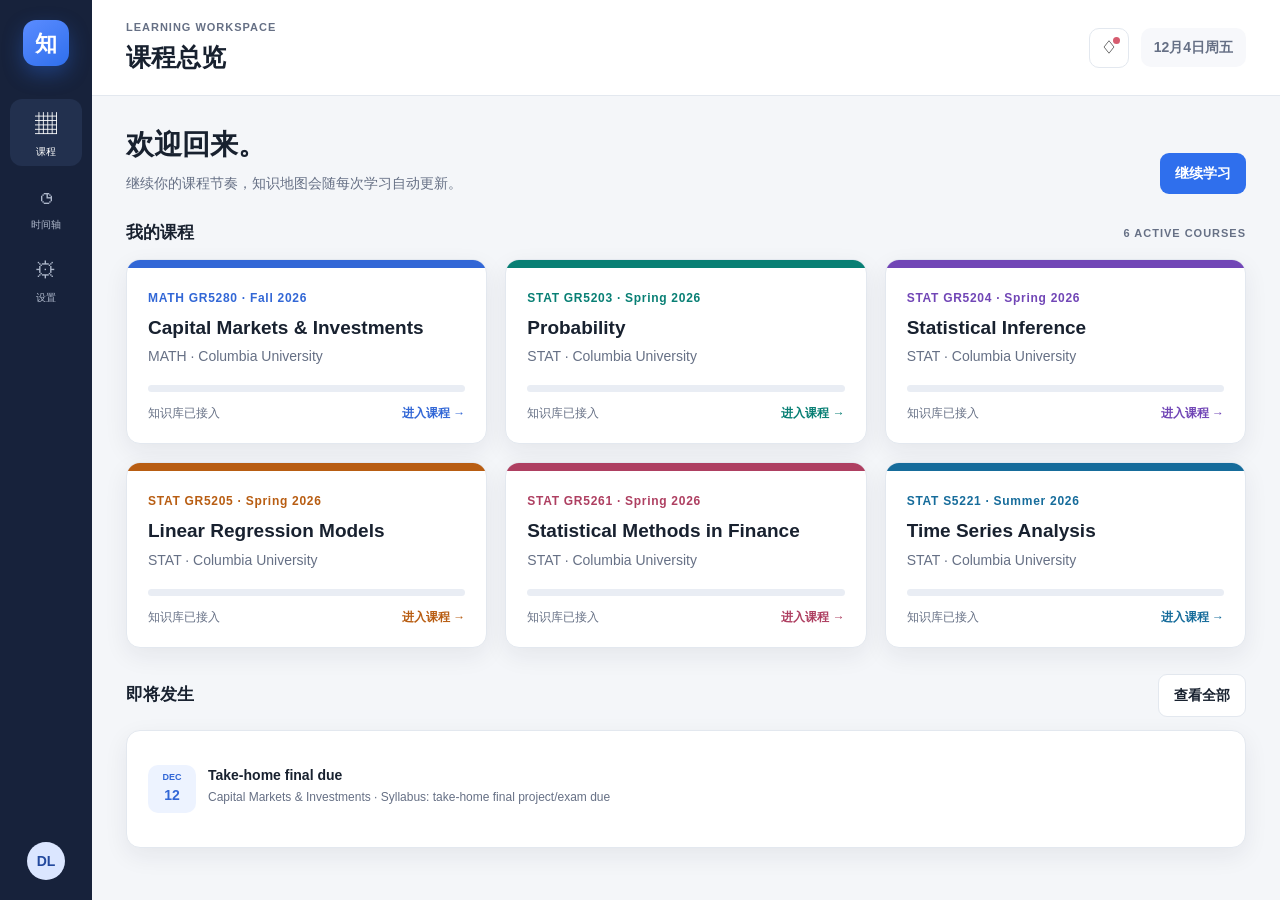
<file: docs/formal.html>
<!doctype html>
<html lang="zh-CN">
<head>
  <meta charset="utf-8">
  <meta name="viewport" content="width=device-width, initial-scale=1">
  <title>Praxis知行伴学 · Learning OS</title>
  <link rel="stylesheet" href="formal-styles.css">
  <link rel="stylesheet" href="formal-status.css">
</head>
<body>
  <aside class="global-nav">
    <div class="brand-mark">知</div>
    <button class="global-link active" data-view="dashboard"><span>▦</span><small>Dashboard</small></button>
    <button class="global-link" data-view="timeline"><span>◷</span><small>Timeline</small></button>
    <button class="global-link" data-view="settings"><span>⚙</span><small>Settings</small></button>
    <div class="nav-spacer"></div><div class="avatar">DL</div>
  </aside>
  <div class="app-shell">
    <header class="topbar">
      <div><div class="eyebrow" id="breadcrumb">Learning workspace</div><h1 id="pageTitle">Dashboard</h1></div>
      <div class="top-actions"><button class="icon-button">♢<span class="notification-dot"></span></button><div class="date-chip" id="todayLabel"></div></div>
    </header>
    <main id="appContent" class="content"></main>
  </div>
  <div id="toast" class="toast" role="status"></div>
  <script src="formal-data.js"></script><script src="formal-app.js"></script>
</body>
</html>
</file>
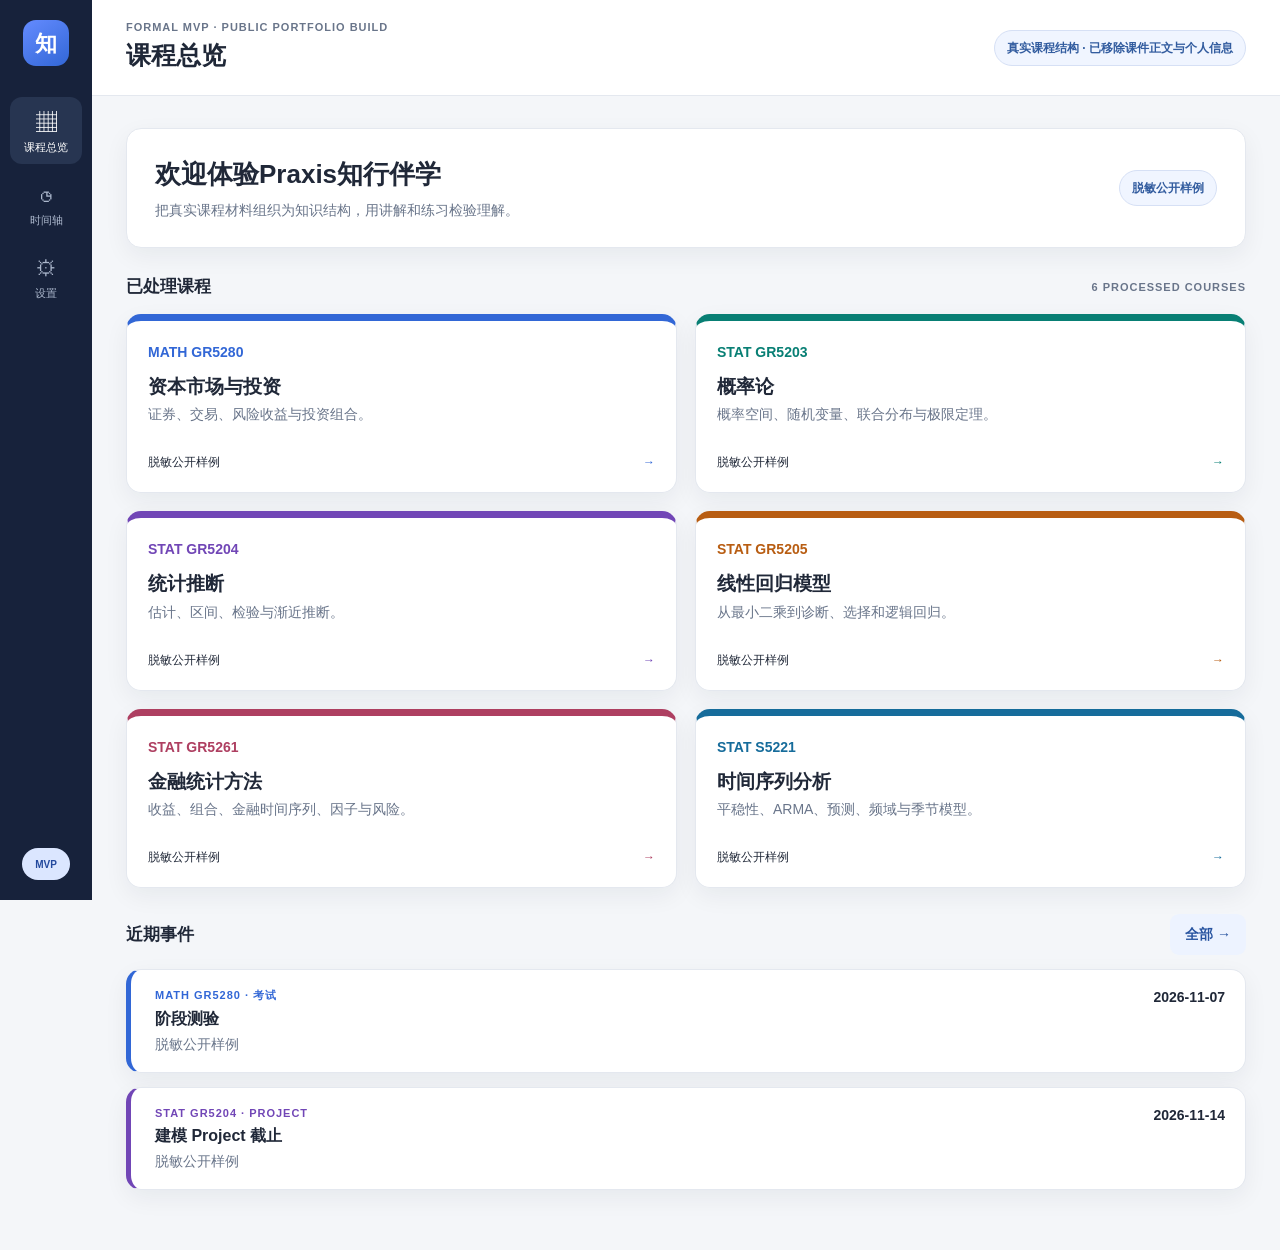
<file: docs/mvp.html>
<!doctype html>
<html lang="zh-CN">
<head>
  <meta charset="utf-8">
  <meta name="viewport" content="width=device-width, initial-scale=1">
  <meta name="description" content="Praxis知行伴学正式 MVP 的公开求职展示版：保留真实课程结构与功能，移除原始课件和个人信息。">
  <title>Praxis知行伴学 · 正式 MVP 公开展示</title>
  <link rel="stylesheet" href="styles.css">
</head>
<body>
  <aside class="sidebar">
    <div class="brand">知</div>
    <button data-view="dashboard" class="nav active"><span>▦</span><small>课程</small></button>
    <button data-view="timeline" class="nav"><span>◷</span><small>时间轴</small></button>
    <button data-view="settings" class="nav"><span>⚙</span><small>设置</small></button>
    <div class="spacer"></div><div class="avatar">MVP</div>
  </aside>
  <div class="shell">
    <header class="topbar"><div><div class="eyebrow">FORMAL MVP · PUBLIC PORTFOLIO BUILD</div><h1 id="pageTitle">课程总览</h1></div><span class="demo-badge">真实课程结构 · 已移除课件正文与个人信息</span></header>
    <main id="app"></main>
  </div>
  <script src="demo.js"></script>
</body>
</html>
</file>
<file: docs/formal-styles.css>
:root{--nav:#17223b;--nav2:#22304e;--ink:#18212f;--muted:#667085;--line:#e3e8ef;--surface:#fff;--canvas:#f4f6f9;--brand:#2f6fed;--soft:#edf3ff;--teal:#1f9d8a;--amber:#e49b26;--rose:#d65c6f;--purple:#7456d8;--shadow:0 8px 24px rgba(22,34,59,.07);--radius:14px}*{box-sizing:border-box}body{margin:0;font:14px/1.5 Inter,-apple-system,BlinkMacSystemFont,"Segoe UI",sans-serif;color:var(--ink);background:var(--canvas)}button,input,select,textarea{font:inherit}button{cursor:pointer}.global-nav{position:fixed;inset:0 auto 0 0;width:92px;background:var(--nav);display:flex;flex-direction:column;align-items:center;padding:20px 10px;color:#fff;z-index:20}.brand-mark{width:46px;height:46px;border-radius:13px;background:linear-gradient(145deg,#5b8cff,#2f6fed);display:grid;place-items:center;font-size:22px;font-weight:800;margin-bottom:30px;box-shadow:0 8px 20px rgba(47,111,237,.35)}.global-link{width:72px;min-height:67px;border:0;border-radius:12px;background:transparent;color:#aeb8cb;display:flex;flex-direction:column;align-items:center;justify-content:center;gap:4px;margin:3px 0}.global-link span{font-size:22px}.global-link small{font-size:10px}.global-link:hover,.global-link.active{background:var(--nav2);color:#fff}.nav-spacer{flex:1}.avatar{width:38px;height:38px;border-radius:50%;display:grid;place-items:center;background:#dbe6ff;color:#23499e;font-weight:800}.app-shell{margin-left:92px;min-height:100vh}.topbar{height:96px;background:#fff;border-bottom:1px solid var(--line);display:flex;align-items:center;justify-content:space-between;padding:18px 34px;position:sticky;top:0;z-index:10}.eyebrow{text-transform:uppercase;letter-spacing:.09em;color:var(--muted);font-size:11px;font-weight:700}.topbar h1{margin:3px 0 0;font-size:25px}.top-actions{display:flex;align-items:center;gap:12px}.icon-button{position:relative;width:40px;height:40px;border:1px solid var(--line);border-radius:10px;background:#fff}.notification-dot{position:absolute;right:8px;top:8px;width:7px;height:7px;background:var(--rose);border-radius:50%}.date-chip{padding:9px 13px;border-radius:10px;background:#f7f8fb;color:var(--muted);font-weight:600}.content{padding:28px 34px 52px;max-width:1500px;margin:auto}.hero{display:flex;justify-content:space-between;gap:28px;align-items:flex-end;margin-bottom:24px}.hero h2{font-size:28px;margin:0 0 7px}.hero p,.muted{margin:0;color:var(--muted)}.primary,.secondary,.ghost{border-radius:9px;padding:10px 15px;font-weight:700}.primary{border:0;color:#fff;background:var(--brand)}.secondary{border:1px solid #bad0ff;color:#2456bc;background:var(--soft)}.ghost{border:1px solid var(--line);background:#fff;color:var(--ink)}.section-title{display:flex;align-items:center;justify-content:space-between;margin:26px 0 13px}.section-title h3{margin:0;font-size:17px}.course-grid{display:grid;grid-template-columns:repeat(auto-fill,minmax(320px,1fr));gap:18px}.course-card{position:relative;background:#fff;border:1px solid var(--line);border-radius:var(--radius);overflow:hidden;box-shadow:var(--shadow);transition:.2s}.course-card:hover{transform:translateY(-3px);box-shadow:0 14px 30px rgba(22,34,59,.11)}.course-accent{height:8px;background:linear-gradient(90deg,var(--brand),#6f8ff6)}.course-body{padding:21px}.course-code{font-size:12px;color:var(--brand);font-weight:800;letter-spacing:.06em}.course-card h3{font-size:19px;margin:7px 0 4px}.course-meta{color:var(--muted);margin-bottom:18px}.progress-track{height:7px;background:#e9edf4;border-radius:99px;overflow:hidden}.progress-fill{height:100%;background:var(--teal)}.course-footer{display:flex;justify-content:space-between;margin-top:12px;color:var(--muted);font-size:12px}.course-card-button{position:absolute;inset:0;border:0;background:transparent;width:100%;height:100%}.stats-grid{display:grid;grid-template-columns:repeat(4,1fr);gap:14px}.stat-card,.panel{background:#fff;border:1px solid var(--line);border-radius:var(--radius);box-shadow:var(--shadow)}.stat-card{padding:18px}.stat-label{color:var(--muted);font-size:12px;font-weight:700}.stat-value{font-size:27px;font-weight:800;margin-top:4px}.panel{padding:21px}.panel h3{margin:0 0 14px}.two-col{display:grid;grid-template-columns:minmax(0,1.6fr) minmax(300px,.8fr);gap:18px}.course-layout{display:grid;grid-template-columns:220px minmax(0,1fr);gap:24px}.course-nav{background:#fff;border:1px solid var(--line);border-radius:var(--radius);padding:16px;height:max-content;position:sticky;top:122px}.course-nav-title{padding:8px 10px 15px;border-bottom:1px solid var(--line);margin-bottom:8px}.course-nav-title strong{display:block}.course-nav-title span{font-size:12px;color:var(--muted)}.course-tab,.back-link{width:100%;border:0;background:transparent;border-radius:9px;padding:10px 11px;text-align:left;color:#4e5b70;margin:2px 0}.course-tab:hover,.course-tab.active{background:var(--soft);color:#2257bd;font-weight:700}.back-link{color:var(--muted)}.grade-bars{display:grid;gap:13px}.grade-row{display:grid;grid-template-columns:120px 1fr 42px;align-items:center;gap:10px}.bar{height:8px;background:#edf0f5;border-radius:99px;overflow:hidden}.bar i{display:block;height:100%;background:var(--purple)}.deadline-card{display:flex;gap:12px;padding:13px 0;border-bottom:1px solid var(--line)}.deadline-card:last-child{border-bottom:0}.date-box{width:48px;height:48px;border-radius:10px;background:var(--soft);color:var(--brand);display:flex;flex-direction:column;align-items:center;justify-content:center;font-weight:800}.date-box small{font-size:9px}.deadline-card p{margin:2px 0 0;color:var(--muted);font-size:12px}.map-toolbar{display:flex;justify-content:space-between;align-items:center;margin-bottom:18px}.legend{display:flex;gap:10px}.legend span{font-size:11px;color:var(--muted)}.legend i{display:inline-block;width:8px;height:8px;border-radius:50%;margin-right:4px}.mindmap{display:grid;gap:18px;overflow:auto;padding:8px 4px 22px}.map-branch{display:grid;grid-template-columns:230px minmax(520px,1fr);gap:34px;align-items:center;position:relative}.map-branch:after{content:"";position:absolute;left:230px;width:34px;height:2px;background:#cdd7e8}.map-root,.map-node{border:1px solid var(--line);background:#fff;border-radius:11px;text-align:left;padding:14px;transition:.18s}.map-root{border-left:5px solid var(--brand)}.map-root:hover,.map-node:hover{border-color:#9ab8f5;transform:translateY(-2px);box-shadow:var(--shadow)}.map-root strong,.map-node strong{display:block}.map-root small,.map-node small{color:var(--muted)}.map-children{display:grid;grid-template-columns:repeat(3,minmax(170px,1fr));gap:12px}.map-node{border-top:4px solid #9ab8f5}.mastery{display:inline-block;margin-top:8px;padding:2px 7px;border-radius:99px;font-size:10px;background:#eef1f6;color:#58657a}.mastery.stable{background:#dcf6ec;color:#18795a}.mastery.learning{background:#fff2d8;color:#9a6400}.mastery.introduced{background:#e9efff;color:#3157bd}.mastery.needs_review{background:#ffe6e9;color:#a73749}.detail-header{display:flex;justify-content:space-between;gap:18px;align-items:flex-start;border-bottom:1px solid var(--line);padding-bottom:18px;margin-bottom:20px}.detail-header h2{margin:5px 0}.detail-grid{display:grid;grid-template-columns:repeat(2,1fr);gap:16px}.detail-card{padding:17px;border:1px solid var(--line);border-radius:12px;background:#fbfcfe}.detail-card.full{grid-column:1/-1}.detail-card h4{margin:0 0 8px;color:#46546a}.formula{font:17px/1.5 ui-monospace,SFMono-Regular,Menlo,monospace;background:#17223b;color:#eaf0ff;padding:15px;border-radius:9px}.application-list{margin:0;padding-left:18px}.source-link{color:var(--brand);font-weight:700}.mini-actions{display:flex;gap:8px;flex-wrap:wrap;margin-top:15px}.qa-layout{display:grid;grid-template-columns:minmax(0,1fr) 300px;gap:18px}.composer textarea{width:100%;min-height:120px;padding:13px;border:1px solid #cad2df;border-radius:10px;resize:vertical}.answer-box{margin-top:15px;padding:17px;border:1px solid #cfe0ff;border-radius:11px;background:#f5f8ff;white-space:pre-wrap}.prompt-list button{width:100%;text-align:left;border:0;border-bottom:1px solid var(--line);background:#fff;padding:11px 2px;color:#3f4d62}.quiz-card{max-width:860px}.choice{display:block;width:100%;text-align:left;border:1px solid var(--line);background:#fff;border-radius:10px;padding:12px 13px;margin:8px 0}.choice:hover,.choice.selected{border-color:#7ca4f5;background:var(--soft)}.quiz-controls{display:grid;grid-template-columns:1fr 160px;gap:12px;align-items:end;margin-top:16px}.quiz-controls select{width:100%;padding:10px;border:1px solid var(--line);border-radius:9px}.feedback{margin-top:16px;padding:17px;border-radius:11px;background:#f7f9fc;white-space:pre-wrap}.timeline{position:relative;margin-left:20px}.timeline:before{content:"";position:absolute;left:17px;top:8px;bottom:8px;width:2px;background:#d9e0eb}.timeline-item{position:relative;display:grid;grid-template-columns:36px 1fr;gap:16px;margin:0 0 17px}.timeline-dot{width:36px;height:36px;border:6px solid var(--canvas);border-radius:50%;background:var(--brand);z-index:1}.timeline-dot.deadline{background:var(--rose)}.timeline-dot.project{background:var(--purple)}.timeline-content{background:#fff;border:1px solid var(--line);border-radius:12px;padding:16px 18px;box-shadow:var(--shadow);display:flex;justify-content:space-between;gap:20px}.timeline-content h3{margin:0 0 3px}.timeline-content p{margin:0;color:var(--muted)}.timeline-date{text-align:right;white-space:nowrap;font-weight:700;color:#44516a}.settings-grid{display:grid;grid-template-columns:repeat(2,1fr);gap:18px}.setting-row{display:flex;justify-content:space-between;align-items:center;padding:15px 0;border-bottom:1px solid var(--line)}.setting-row:last-child{border-bottom:0}.setting-row p{margin:2px 0 0;color:var(--muted);font-size:12px}.switch{width:44px;height:25px;border:0;border-radius:99px;background:#c8cfda;padding:3px}.switch:after{content:"";display:block;width:19px;height:19px;border-radius:50%;background:#fff;transition:.2s}.switch.on{background:var(--brand)}.switch.on:after{transform:translateX(19px)}.setting-row select{padding:8px;border:1px solid var(--line);border-radius:8px;background:#fff}.empty{padding:40px;text-align:center;color:var(--muted)}.toast{position:fixed;right:24px;bottom:24px;padding:12px 16px;background:#17223b;color:#fff;border-radius:9px;opacity:0;transform:translateY(10px);transition:.2s}.toast.show{opacity:1;transform:none}@media(max-width:1000px){.stats-grid{grid-template-columns:repeat(2,1fr)}.course-layout{grid-template-columns:1fr}.course-nav{position:static;display:flex;overflow:auto}.course-nav-title,.back-link{display:none}.course-tab{white-space:nowrap;width:auto}.two-col,.qa-layout{grid-template-columns:1fr}.map-branch{grid-template-columns:1fr}.map-branch:after{display:none}.map-children{grid-template-columns:repeat(2,1fr)}}@media(max-width:700px){.global-nav{width:68px}.app-shell{margin-left:68px}.global-link{width:54px}.global-link small{display:none}.topbar{padding:15px 18px}.content{padding:20px 16px}.date-chip{display:none}.stats-grid,.settings-grid,.detail-grid{grid-template-columns:1fr}.course-grid{grid-template-columns:1fr}.map-children{grid-template-columns:1fr}.detail-card.full{grid-column:auto}.timeline-content{display:block}.timeline-date{text-align:left;margin-top:8px}}
</file>
<file: docs/formal-status.css>
.status-banner {
  display: flex;
  align-items: center;
  justify-content: space-between;
  gap: 14px;
  padding: 13px 16px;
  margin-bottom: 18px;
  border: 1px solid #f1d29b;
  border-radius: 11px;
  background: #fff8e8;
  color: #805c17;
}
.status-banner.ai-off {
  border-color: #cbd8ef;
  background: #f1f5fb;
  color: #42536e;
}
.status-banner strong { display: block; }
.status-banner small { display: block; margin-top: 2px; opacity: .8; }

/* One stable, course-specific accent across Dashboard, course pages, and Timeline. */
.course-themed .course-accent { background: var(--course-color); }
.course-themed .course-code,
.course-themed .course-nav-title strong,
.course-themed .source-link { color: var(--course-color); }
.course-themed .course-footer span:last-child { color: var(--course-color); font-weight: 700; }
.course-themed .progress-fill,
.course-layout.course-themed .primary,
.course-themed .bar i { background: var(--course-color); }
.course-layout.course-themed .course-tab:hover,
.course-layout.course-themed .course-tab.active,
.course-layout.course-themed .choice.selected { background: var(--course-soft); color: var(--course-color); }
.course-layout.course-themed .map-root { border-left-color: var(--course-color); }
.course-layout.course-themed .map-node { border-top-color: var(--course-color); }
.course-themed .date-box { background: var(--course-soft); color: var(--course-color); }
.timeline-item.course-themed .timeline-dot { background: var(--course-color); }
.timeline-item.course-themed .timeline-content { border-left: 4px solid var(--course-color); }
.timeline-item.course-themed .eyebrow { color: var(--course-color); }
.course-color-legend { display: flex; flex-wrap: wrap; gap: 8px; margin: -8px 0 24px; }
.course-color-key { display: inline-flex; align-items: center; gap: 7px; padding: 5px 9px; border: 1px solid var(--line); border-radius: 99px; background: #fff; color: #46546a; font-size: 11px; font-weight: 700; }
.course-color-key i { width: 9px; height: 9px; border-radius: 50%; background: var(--course-color); }
</file>
<file: docs/styles.css>
:root{--nav:#17223b;--ink:#202838;--muted:#69758a;--line:#e4e8ef;--canvas:#f4f6f9;--blue:#3267d6}*{box-sizing:border-box}body{margin:0;background:var(--canvas);color:var(--ink);font:14px/1.5 Inter,-apple-system,BlinkMacSystemFont,"Segoe UI",sans-serif}button,input,select,textarea{font:inherit}button{cursor:pointer}.sidebar{position:fixed;inset:0 auto 0 0;width:92px;background:var(--nav);display:flex;flex-direction:column;align-items:center;padding:20px 10px;color:#fff;z-index:10}.brand{width:46px;height:46px;display:grid;place-items:center;border-radius:13px;background:linear-gradient(145deg,#648bff,#3267d6);font-size:22px;font-weight:800;margin-bottom:28px}.nav{border:0;background:transparent;color:#abb7cc;width:72px;min-height:67px;border-radius:12px;margin:3px 0;display:flex;flex-direction:column;align-items:center;justify-content:center;gap:2px}.nav span{font-size:21px}.nav small{font-size:11px}.nav.active,.nav:hover{background:#273551;color:#fff}.spacer{flex:1}.avatar{width:48px;height:32px;border-radius:99px;display:grid;place-items:center;background:#dbe6ff;color:#23499e;font-size:10px;font-weight:800}.shell{margin-left:92px;min-height:100vh}.topbar{height:96px;background:#fff;border-bottom:1px solid var(--line);padding:18px 34px;display:flex;align-items:center;justify-content:space-between;gap:20px}.topbar h1{font-size:25px;margin:2px 0}.eyebrow{letter-spacing:.09em;text-transform:uppercase;font-size:11px;color:var(--muted);font-weight:800}.demo-badge{display:inline-block;padding:8px 12px;border:1px solid #d6e0f5;border-radius:99px;color:#325c9f;background:#f0f5ff;font-size:12px;font-weight:700}main{max-width:1200px;margin:auto;padding:32px 34px 60px}.hero,.panel,.course-card,.event,.topic-detail{background:#fff;border:1px solid var(--line);border-radius:15px;box-shadow:0 8px 25px rgba(22,34,59,.06)}.hero{padding:26px 28px;display:flex;align-items:center;justify-content:space-between;gap:20px}.hero h2{font-size:26px;margin:0 0 6px}.hero p,.muted{color:var(--muted)}.hero p{margin:0}.section-head{display:flex;align-items:center;justify-content:space-between;margin:26px 0 14px}.section-head h3{margin:0;font-size:17px}.grid{display:grid;grid-template-columns:repeat(2,minmax(0,1fr));gap:18px}.course-card{position:relative;overflow:hidden;border-top:7px solid var(--accent);padding:21px;min-height:172px;text-align:left;color:inherit}.course-card:hover{transform:translateY(-2px);box-shadow:0 12px 30px rgba(22,34,59,.11)}.course-card .code,.accent{color:var(--accent);font-weight:800}.course-card h3{font-size:19px;margin:10px 0 3px}.course-card p{margin:0;color:var(--muted)}.course-card .foot{margin-top:28px;display:flex;justify-content:space-between;font-size:12px}.events{display:grid;gap:14px}.event{padding:17px 20px 17px 24px;display:flex;justify-content:space-between;gap:20px;border-left:5px solid var(--accent)}.event h3{margin:3px 0;font-size:16px}.event p{margin:0;color:var(--muted)}.event time{text-align:right;white-space:nowrap;font-weight:700}.toolbar{display:flex;align-items:center;justify-content:space-between;gap:18px;margin-bottom:18px}.toolbar h2{margin:0}.toolbar select,.setting select{padding:9px 12px;border:1px solid #d6deeb;border-radius:9px;background:#fff}.legend{display:flex;flex-wrap:wrap;gap:8px;margin:8px 0 22px}.legend span{padding:6px 9px;border:1px solid var(--line);border-radius:99px;background:#fff;font-size:11px}.legend i{display:inline-block;width:9px;height:9px;border-radius:50%;background:var(--accent);margin-right:6px}.course-layout{display:grid;grid-template-columns:205px minmax(0,1fr);gap:20px}.course-nav{align-self:start;padding:14px;background:#fff;border:1px solid var(--line);border-radius:15px}.course-nav button{border:0;background:transparent;display:block;width:100%;text-align:left;padding:12px;border-radius:9px;color:#47546b}.course-nav button.active,.course-nav button:hover{background:var(--soft);color:var(--accent);font-weight:800}.course-panel{min-width:0}.panel{padding:22px;margin-bottom:18px}.panel h2{margin:0 0 12px}.panel h3{margin:0 0 12px}.stats{display:grid;grid-template-columns:repeat(3,1fr);gap:12px}.stat{border:1px solid var(--line);border-radius:11px;padding:14px}.stat strong{display:block;font-size:23px}.topics{display:grid;grid-template-columns:repeat(2,1fr);gap:12px}.topic{border:1px solid #d8e0ea;background:#fff;border-left:4px solid var(--accent);border-radius:10px;text-align:left;padding:14px}.topic:hover{background:var(--soft)}.topic strong{display:block}.topic small{color:var(--muted)}.topic-detail{padding:22px;border-left:5px solid var(--accent)}.topic-detail h3{margin-top:0}.formula{background:#f6f8fc;border:1px solid var(--line);padding:13px;border-radius:9px;font-family:ui-monospace,SFMono-Regular,monospace;overflow:auto}.button{border:0;background:var(--accent,#3267d6);color:#fff;border-radius:9px;padding:10px 15px;font-weight:750}.button.secondary{background:#edf3ff;color:#2854a0}.answer{background:#f5f8ff;border:1px solid #d6e1fa;border-radius:10px;padding:15px;margin-top:15px;white-space:pre-line}.choice{display:block;width:100%;border:1px solid var(--line);border-radius:9px;background:#fff;padding:11px;text-align:left;margin:9px 0}.choice:hover,.choice.selected{border-color:var(--accent);background:var(--soft)}textarea{width:100%;min-height:105px;padding:12px;border:1px solid #cdd8ea;border-radius:10px;resize:vertical}.setting{display:flex;align-items:center;justify-content:space-between;gap:20px;border-bottom:1px solid var(--line);padding:15px 0}.setting:last-child{border-bottom:0}.setting p{margin:2px 0 0;color:var(--muted);font-size:12px}.empty{padding:36px;text-align:center;color:var(--muted)}.back{border:0;background:transparent;padding:0;color:var(--accent);font-weight:750;margin-bottom:12px}@media(max-width:800px){.grid,.topics,.course-layout{grid-template-columns:1fr}.course-nav{display:flex;overflow:auto;gap:5px}.course-nav button{white-space:nowrap}.course-nav .back{display:none}.topbar{padding:15px 18px}main{padding:20px 16px}.stats{grid-template-columns:1fr 1fr}}@media(max-width:550px){.sidebar{width:65px}.nav{width:48px}.nav small{font-size:9px}.shell{margin-left:65px}.topbar{height:auto;min-height:76px}.topbar h1{font-size:20px}.demo-badge{font-size:10px}.hero{display:block;padding:20px}.hero .button{margin-top:15px}.event{display:block}.event time{display:block;text-align:left;margin-top:10px}.stats{grid-template-columns:1fr}}
</file>
